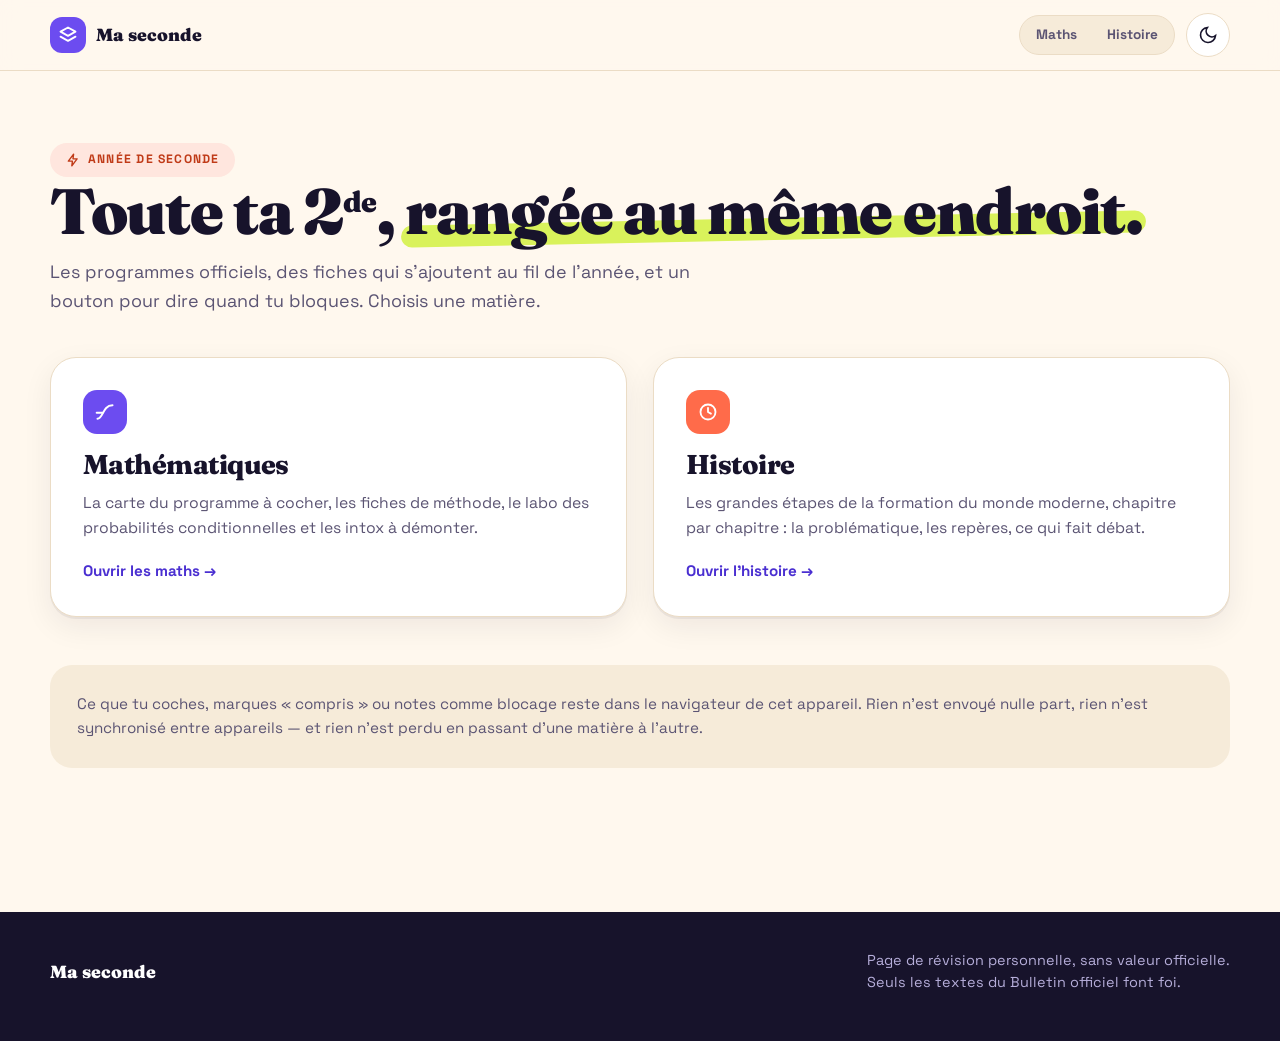
<file: index.html>
<!doctype html>
<html lang="fr">
<head>
<meta charset="utf-8">
<meta name="viewport" content="width=device-width, initial-scale=1, viewport-fit=cover">
<title>Ma seconde — cours, fiches et révisions</title>
<meta name="description" content="Les fiches de révision de seconde : mathématiques et histoire.">
<meta name="robots" content="noindex, nofollow">
<link rel="preconnect" href="https://fonts.googleapis.com">
<link rel="preconnect" href="https://fonts.gstatic.com" crossorigin>
<link rel="stylesheet" href="https://fonts.googleapis.com/css2?family=Fraunces:ital,opsz,wght@0,9..144,600;0,9..144,800;0,9..144,900;1,9..144,800&family=Space+Grotesk:wght@400;500;600;700&display=swap">
<link rel="stylesheet" href="assets/styles.css">
</head>
<body>

<div class="progress" id="progress"></div>
<header class="nav">
  <div class="wrap nav-in">
    <a class="brand" href="index.html">
      <span class="mark"><svg width="20" height="20" viewBox="0 0 24 24" fill="none" stroke="#fff" stroke-width="2.2" stroke-linecap="round" stroke-linejoin="round"><path d="M12 3 3 8l9 5 9-5-9-5z"/><path d="M3 14l9 5 9-5"/></svg></span>
      Ma seconde
    </a>
    <div style="display:flex;align-items:center;gap:.7rem">
      <div class="mat-switch">
        <a href="maths.html">Maths</a>
        <a href="histoire.html">Histoire</a>
      </div>
      <button class="theme-btn" id="theme" aria-label="Changer de thème clair ou sombre">
        <svg width="20" height="20" viewBox="0 0 24 24" fill="none" stroke="currentColor" stroke-width="2" stroke-linecap="round"><path d="M21 12.8A9 9 0 1 1 11.2 3a7 7 0 0 0 9.8 9.8z"/></svg>
      </button>
    </div>
  </div>
</header>

<main id="top">

  <section class="home wrap">
    <span class="pill">
      <svg width="14" height="14" viewBox="0 0 24 24" fill="none" stroke="currentColor" stroke-width="2.4" stroke-linejoin="round"><path d="M13 2 4 14h7l-1 8 9-12h-7z"/></svg>
      Année de seconde
    </span>
    <h1>Toute ta 2<sup style="font-size:.45em">de</sup>, <span class="hl">rangée au même endroit.</span></h1>
    <p class="lede">Les programmes officiels, des fiches qui s'ajoutent au fil de l'année, et un bouton pour dire quand tu bloques. Choisis une matière.</p>

    <div class="home-grid">
      <a class="mat-card" href="maths.html">
        <span class="mark"><svg width="20" height="20" viewBox="0 0 24 24" fill="none" stroke="#fff" stroke-width="2.4" stroke-linecap="round"><path d="M3 20c7 0 6-16 18-16"/><path d="M2 13h7"/></svg></span>
        <h3>Mathématiques</h3>
        <p>La carte du programme à cocher, les fiches de méthode, le labo des probabilités conditionnelles et les intox à démonter.</p>
        <span class="go">Ouvrir les maths →</span>
      </a>
      <a class="mat-card hist" href="histoire.html">
        <span class="mark"><svg width="20" height="20" viewBox="0 0 24 24" fill="none" stroke="#fff" stroke-width="2.2" stroke-linecap="round" stroke-linejoin="round"><circle cx="12" cy="12" r="9"/><path d="M12 7v5l3.5 2"/></svg></span>
        <h3>Histoire</h3>
        <p>Les grandes étapes de la formation du monde moderne, chapitre par chapitre : la problématique, les repères, ce qui fait débat.</p>
        <span class="go">Ouvrir l'histoire →</span>
      </a>
    </div>

    <div class="home-note">
      Ce que tu coches, marques « compris » ou notes comme blocage reste dans le navigateur
      de cet appareil. Rien n'est envoyé nulle part, rien n'est synchronisé entre appareils —
      et rien n'est perdu en passant d'une matière à l'autre.
    </div>
  </section>

</main>

<footer>
  <div class="wrap">
    <span style="font-family:Fraunces,serif;font-weight:900;color:#fff;font-size:1.1rem">Ma seconde</span>
    <span style="font-size:.9rem;line-height:1.5">Page de révision personnelle, sans valeur officielle.<br>Seuls les textes du Bulletin officiel font foi.</span>
  </div>
</footer>

<script src="assets/common.js"></script>
</body>
</html>
</file>
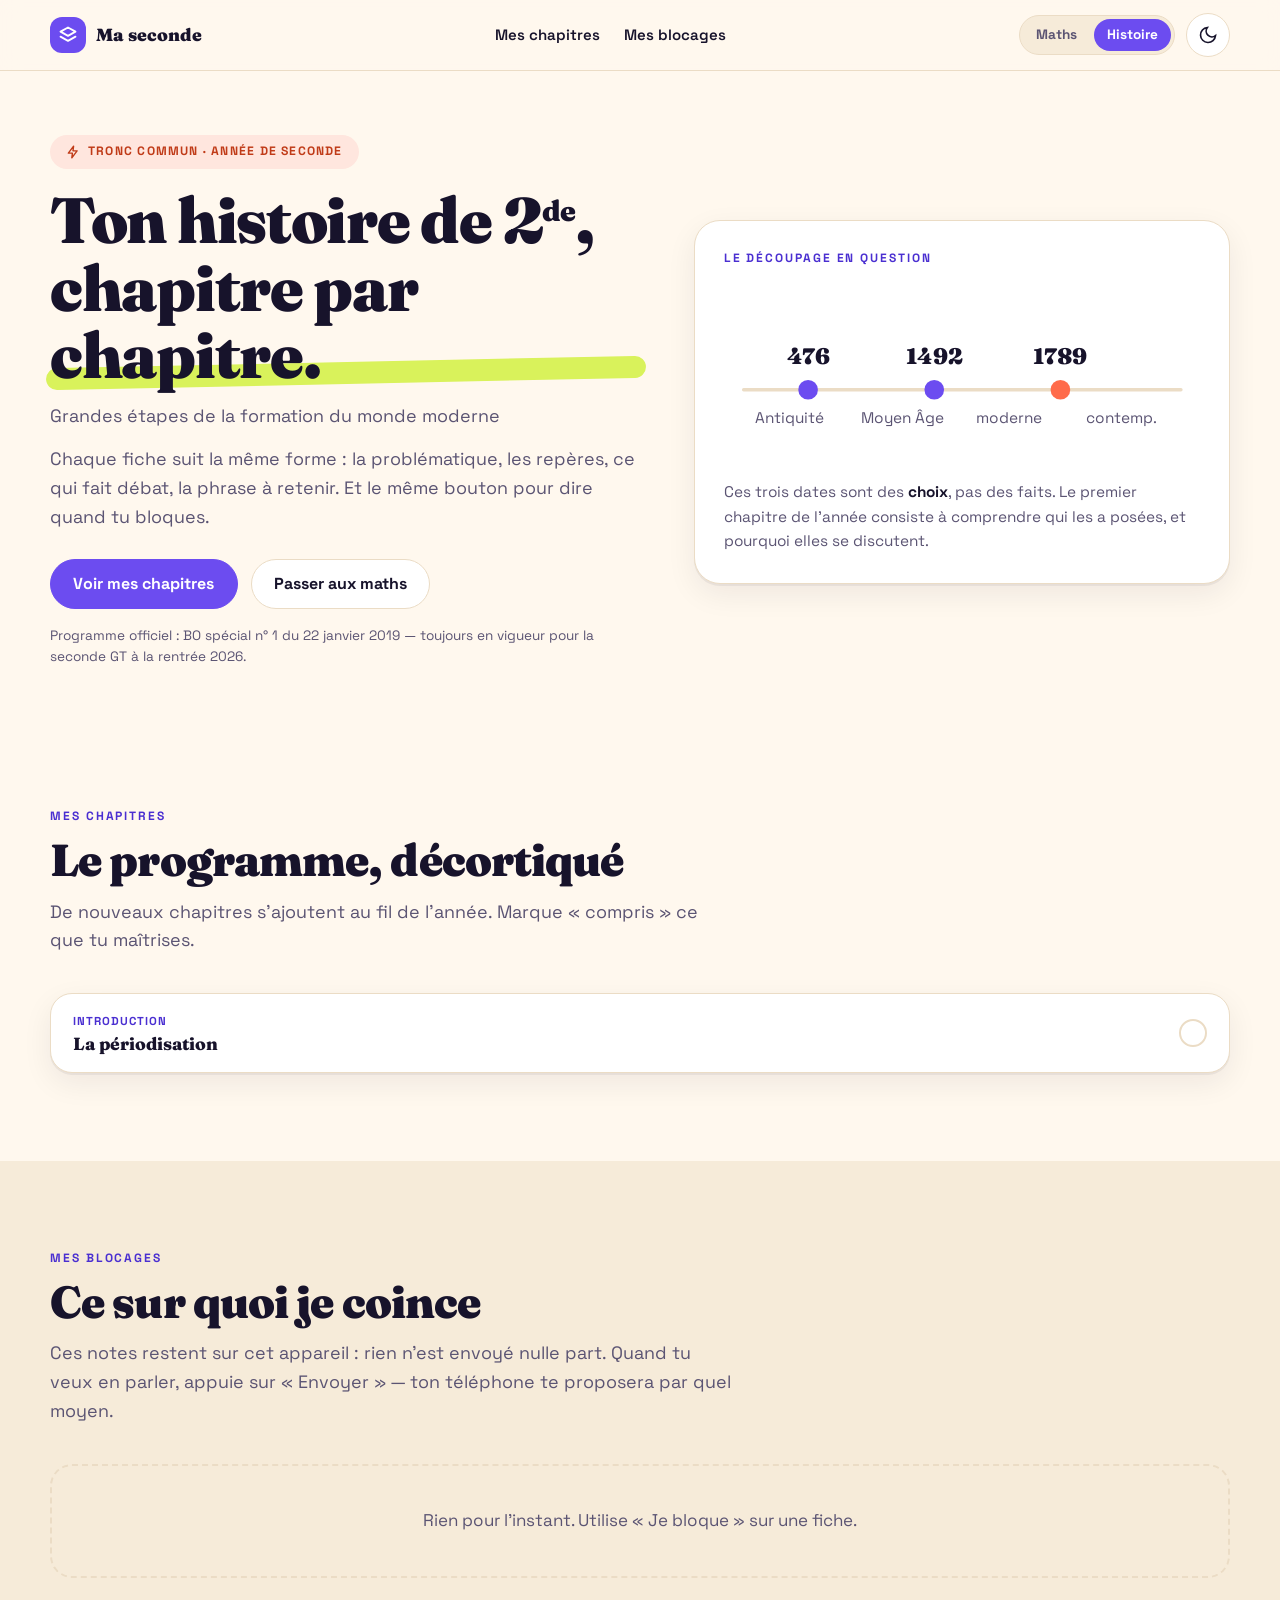
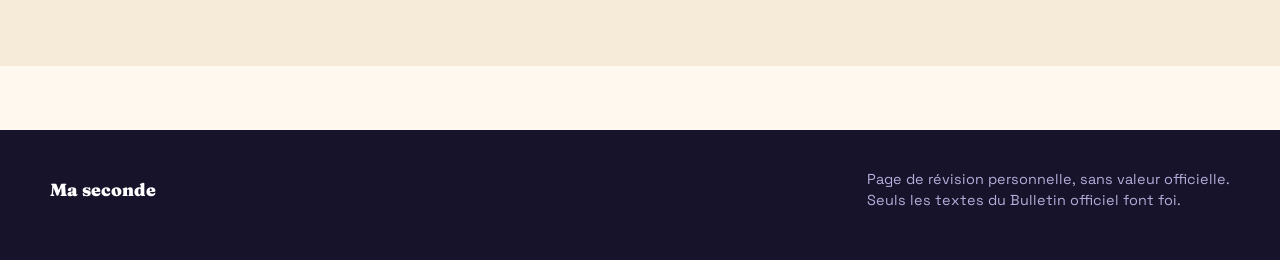
<file: histoire.html>
<!doctype html>
<html lang="fr">
<head>
<meta charset="utf-8">
<meta name="viewport" content="width=device-width, initial-scale=1, viewport-fit=cover">
<title>Histoire — Ma seconde</title>
<meta name="description" content="Le programme d'histoire de seconde et des fiches de chapitre.">
<meta name="robots" content="noindex, nofollow">
<link rel="preconnect" href="https://fonts.googleapis.com">
<link rel="preconnect" href="https://fonts.gstatic.com" crossorigin>
<link rel="stylesheet" href="https://fonts.googleapis.com/css2?family=Fraunces:ital,opsz,wght@0,9..144,600;0,9..144,800;0,9..144,900;1,9..144,800&family=Space+Grotesk:wght@400;500;600;700&display=swap">
<link rel="stylesheet" href="assets/styles.css">
</head>
<body>

<div class="progress" id="progress"></div>
<header class="nav">
  <div class="wrap nav-in">
    <a class="brand" href="index.html">
      <span class="mark"><svg width="20" height="20" viewBox="0 0 24 24" fill="none" stroke="#fff" stroke-width="2.2" stroke-linecap="round" stroke-linejoin="round"><path d="M12 3 3 8l9 5 9-5-9-5z"/><path d="M3 14l9 5 9-5"/></svg></span>
      Ma seconde
    </a>
    <nav class="nav-links">
      <a href="#chapitres">Mes chapitres</a>
      <a href="#blocages">Mes blocages</a>
    </nav>
    <div style="display:flex;align-items:center;gap:.7rem">
      <div class="mat-switch">
        <a href="maths.html">Maths</a>
        <a href="histoire.html" aria-current="page">Histoire</a>
      </div>
      <button class="theme-btn" id="theme" aria-label="Changer de thème clair ou sombre">
        <svg width="20" height="20" viewBox="0 0 24 24" fill="none" stroke="currentColor" stroke-width="2" stroke-linecap="round"><path d="M21 12.8A9 9 0 1 1 11.2 3a7 7 0 0 0 9.8 9.8z"/></svg>
      </button>
    </div>
  </div>
</header>

<main id="top">

  <section class="hero wrap">
    <div class="hero-grid">
      <div>
        <span class="pill">
          <svg width="14" height="14" viewBox="0 0 24 24" fill="none" stroke="currentColor" stroke-width="2.4" stroke-linejoin="round"><path d="M13 2 4 14h7l-1 8 9-12h-7z"/></svg>
          Tronc commun · année de seconde
        </span>
        <h1>Ton histoire de 2<sup style="font-size:.45em">de</sup>, <span class="hl">chapitre par chapitre.</span></h1>
        <p class="lede" id="intitule">Grandes étapes de la formation du monde moderne</p>
        <p class="lede">Chaque fiche suit la même forme : la problématique, les repères, ce qui fait débat, la phrase à retenir. Et le même bouton pour dire quand tu bloques.</p>
        <div class="hero-cta">
          <a class="btn btn-primary" href="#chapitres">Voir mes chapitres</a>
          <a class="btn btn-ghost" href="maths.html">Passer aux maths</a>
        </div>
        <p class="src-note" id="srcNote"></p>
      </div>
      <div class="hero-card">
        <p class="eyebrow">Le découpage en question</p>
        <svg viewBox="0 0 340 120" style="width:100%;height:auto;margin:1.1rem 0" role="img" aria-label="Frise des quatre grandes périodes">
          <line x1="14" y1="74" x2="326" y2="74" stroke="var(--line)" stroke-width="2.4" stroke-linecap="round"/>
          <circle cx="60" cy="74" r="7" fill="var(--violet)"/>
          <circle cx="150" cy="74" r="7" fill="var(--violet)"/>
          <circle cx="240" cy="74" r="7" fill="var(--coral)"/>
          <text x="60" y="56" text-anchor="middle" font-family="Fraunces,serif" font-size="16" font-weight="900" fill="var(--fg)">476</text>
          <text x="150" y="56" text-anchor="middle" font-family="Fraunces,serif" font-size="16" font-weight="900" fill="var(--fg)">1492</text>
          <text x="240" y="56" text-anchor="middle" font-family="Fraunces,serif" font-size="16" font-weight="900" fill="var(--fg)">1789</text>
          <text x="22" y="98" font-family="Space Grotesk,sans-serif" font-size="11" fill="var(--muted)">Antiquité</text>
          <text x="98" y="98" font-family="Space Grotesk,sans-serif" font-size="11" fill="var(--muted)">Moyen Âge</text>
          <text x="180" y="98" font-family="Space Grotesk,sans-serif" font-size="11" fill="var(--muted)">moderne</text>
          <text x="258" y="98" font-family="Space Grotesk,sans-serif" font-size="11" fill="var(--muted)">contemp.</text>
        </svg>
        <p style="color:var(--muted);font-size:.96rem">Ces trois dates sont des <strong style="color:var(--fg)">choix</strong>, pas des faits. Le premier chapitre de l'année consiste à comprendre qui les a posées, et pourquoi elles se discutent.</p>
      </div>
    </div>
  </section>

  <section class="sec wrap reveal" id="chapitres">
    <div class="head">
      <p class="eyebrow">Mes chapitres</p>
      <h2>Le programme, décortiqué</h2>
      <p class="lede">De nouveaux chapitres s'ajoutent au fil de l'année. Marque « compris » ce que tu maîtrises.</p>
    </div>
    <div class="fiches" id="histoireList"><div class="f-empty">Chargement…</div></div>
  </section>

  <section class="sec" id="blocages" style="background:var(--bg-2)">
    <div class="wrap reveal">
      <div class="head">
        <p class="eyebrow">Mes blocages</p>
        <h2>Ce sur quoi je coince</h2>
        <p class="lede">Ces notes restent sur cet appareil : rien n'est envoyé nulle part. Quand tu veux en parler, appuie sur « Envoyer » — ton téléphone te proposera par quel moyen.</p>
      </div>
      <div class="grid g2" id="bList"></div>
    </div>
  </section>

</main>

<footer>
  <div class="wrap">
    <span style="font-family:Fraunces,serif;font-weight:900;color:#fff;font-size:1.1rem">Ma seconde</span>
    <span style="font-size:.9rem;line-height:1.5">Page de révision personnelle, sans valeur officielle.<br>Seuls les textes du Bulletin officiel font foi.</span>
  </div>
</footer>

<script src="assets/common.js"></script>
<script src="assets/histoire.js"></script>
</body>
</html>
</file>
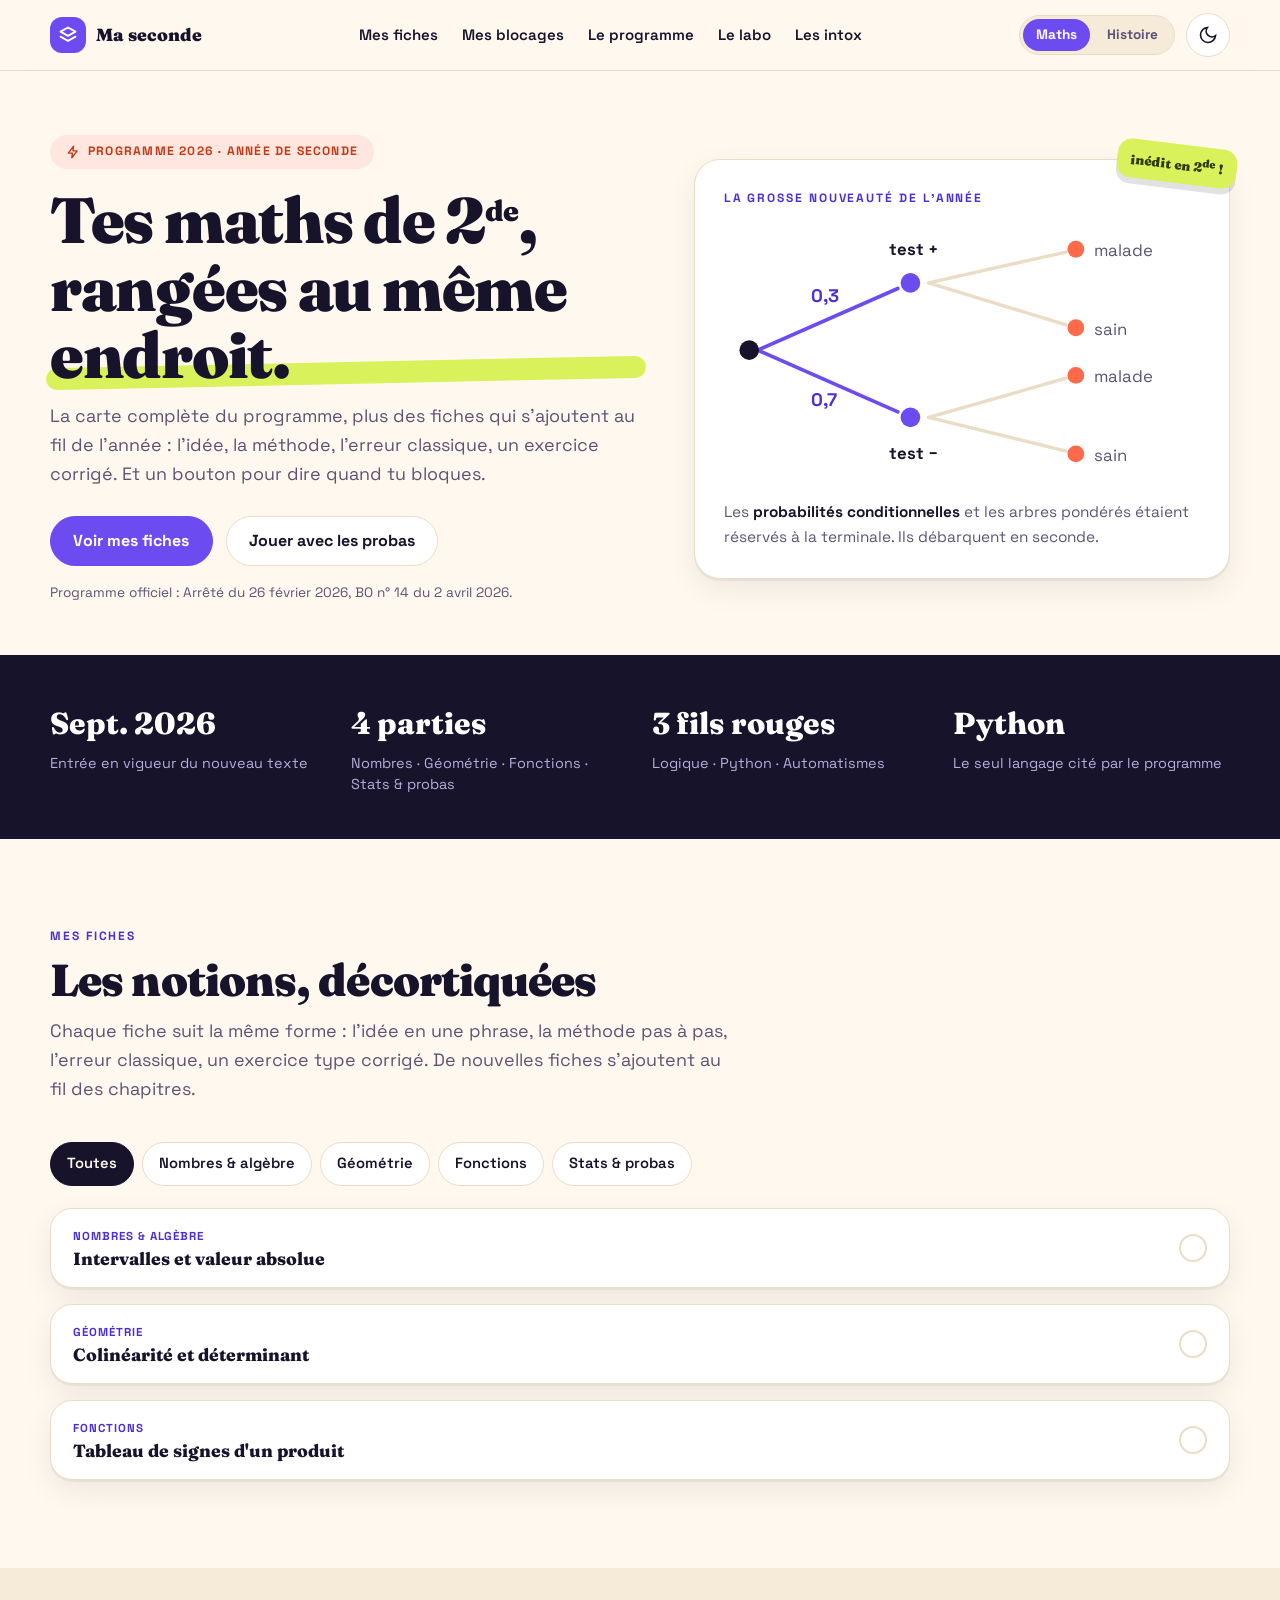
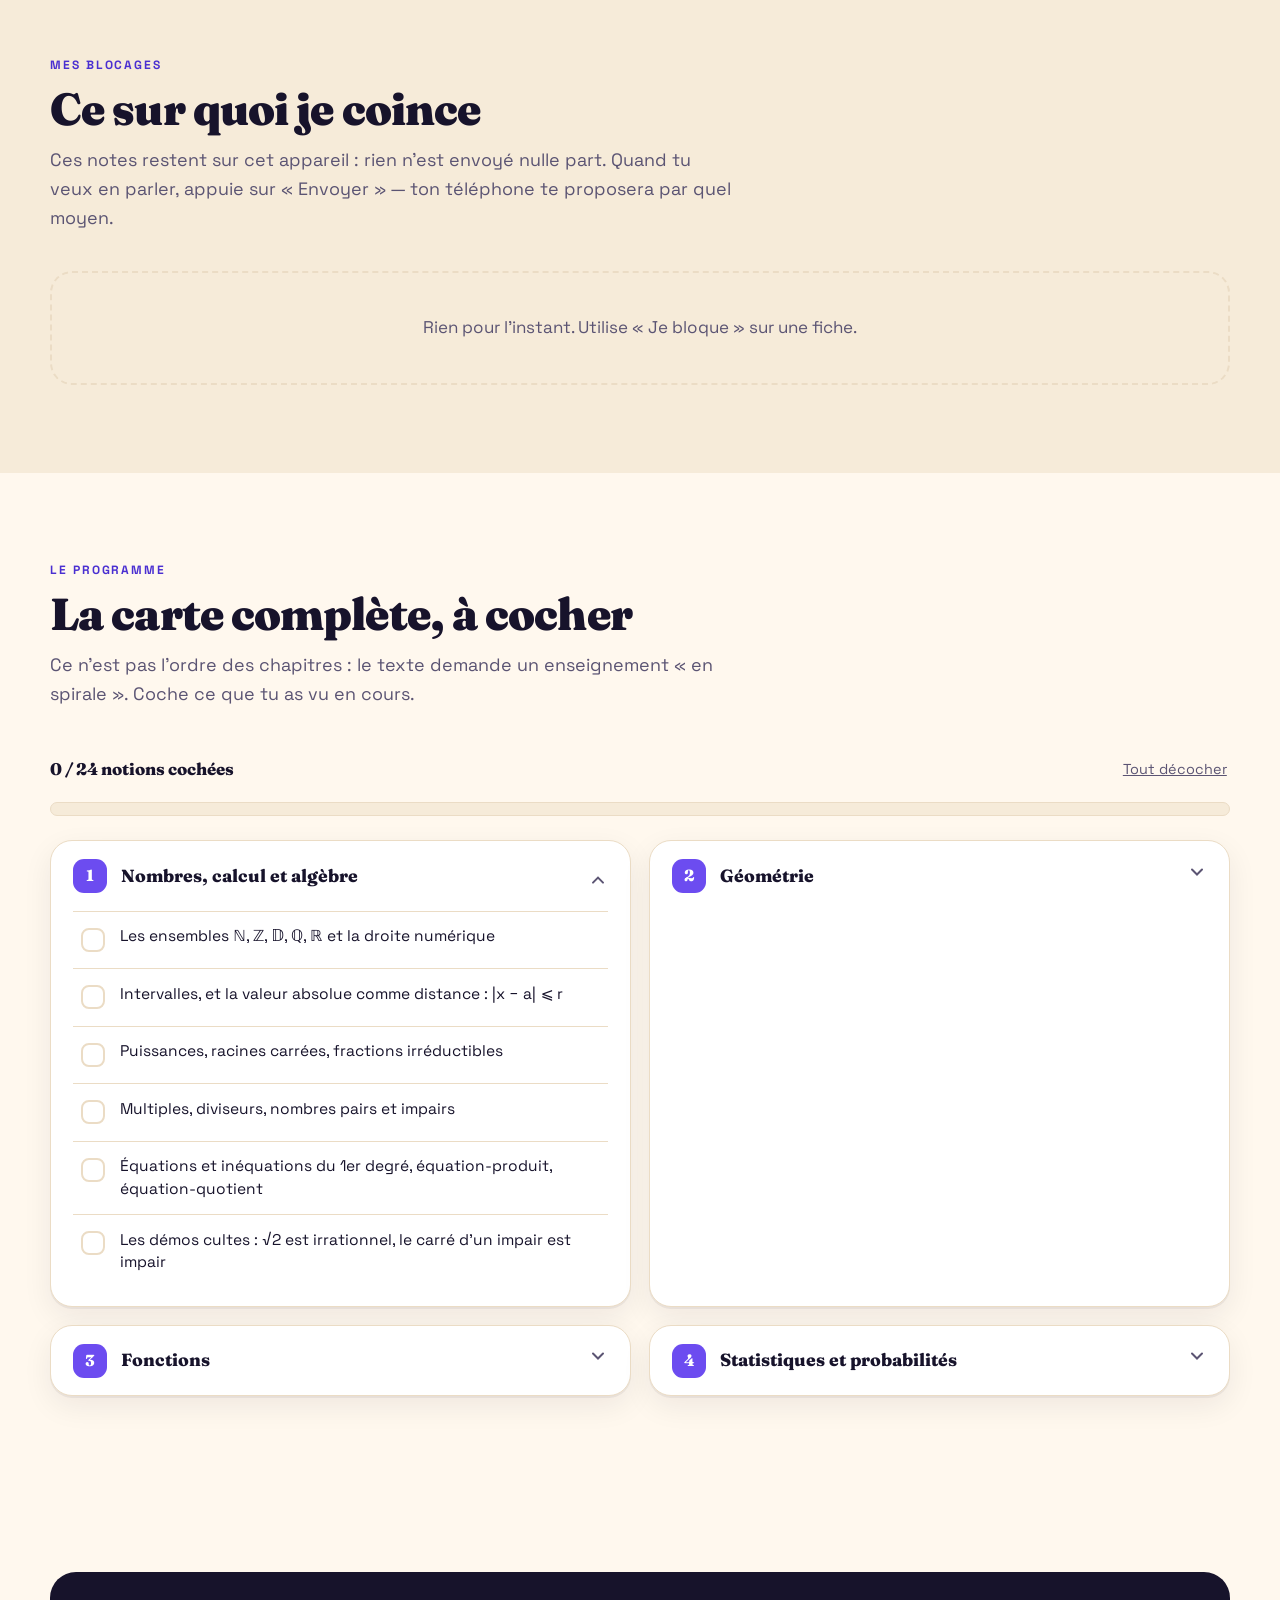
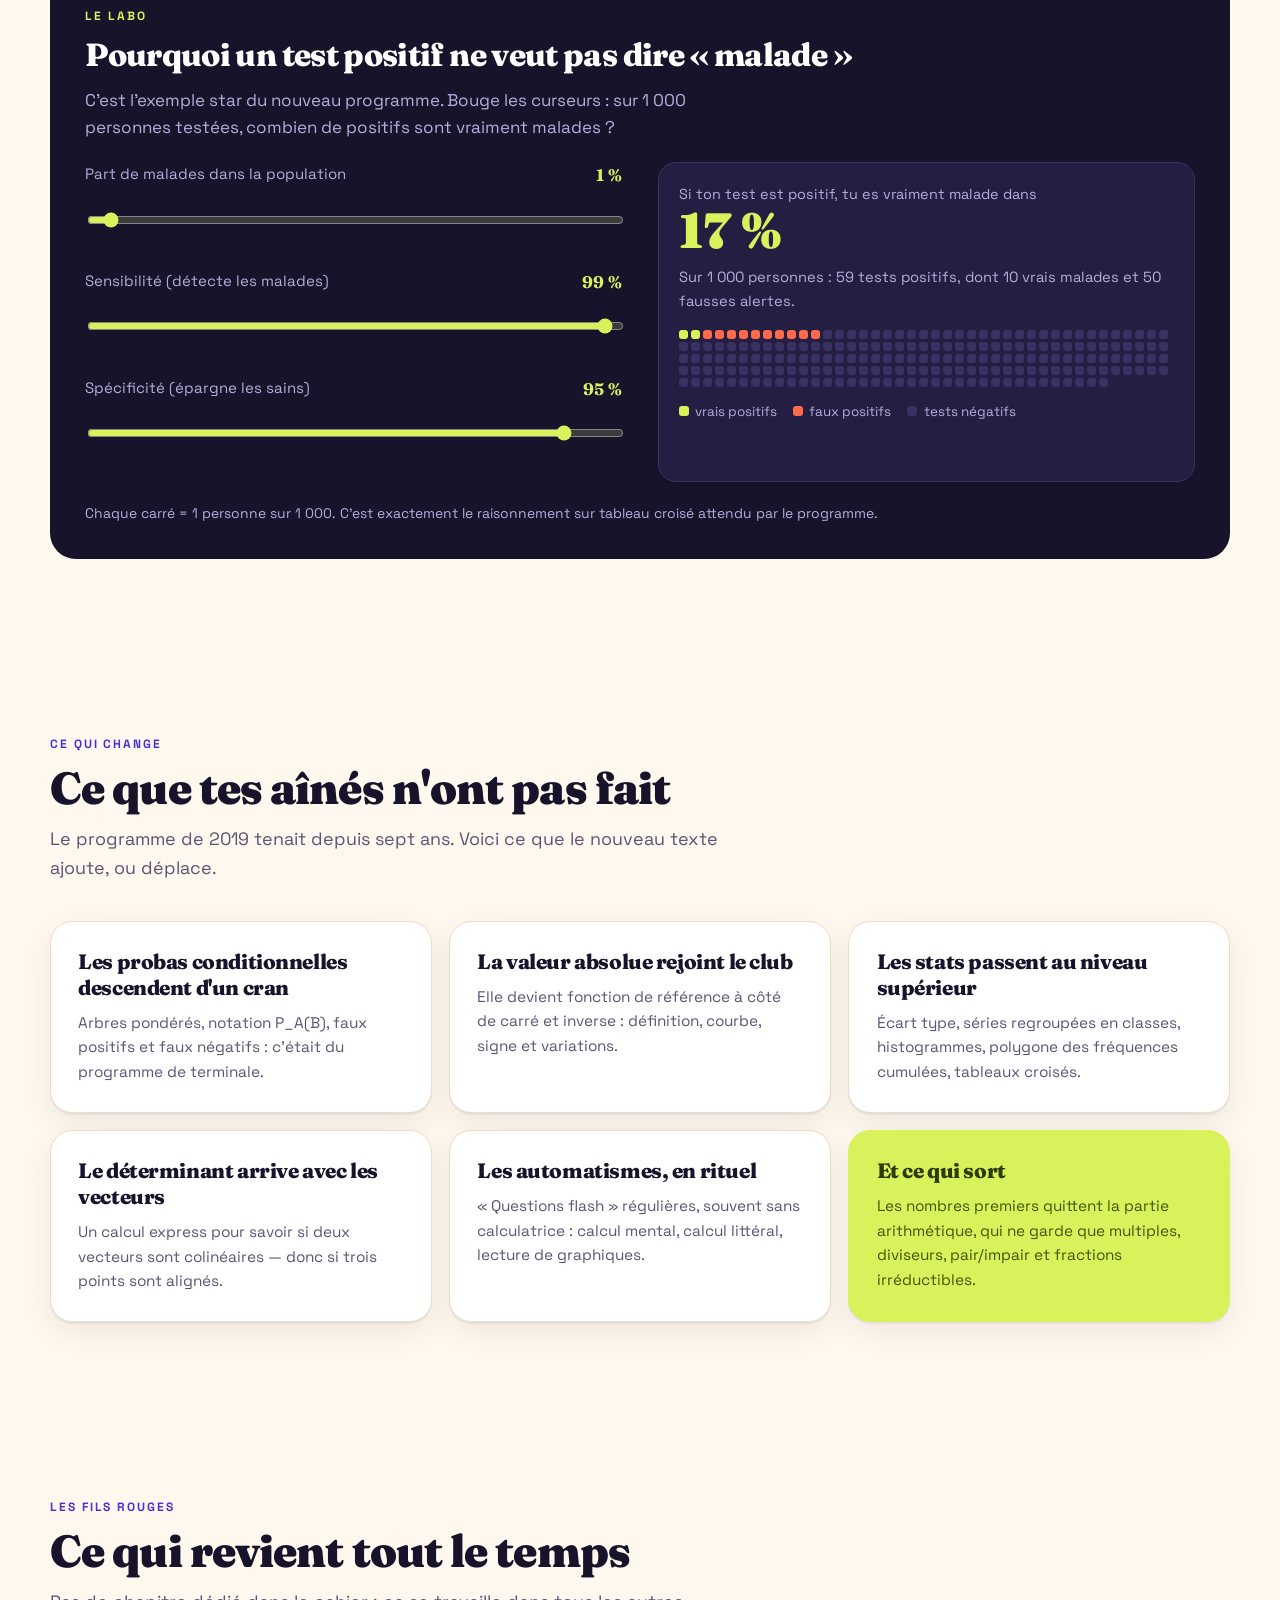
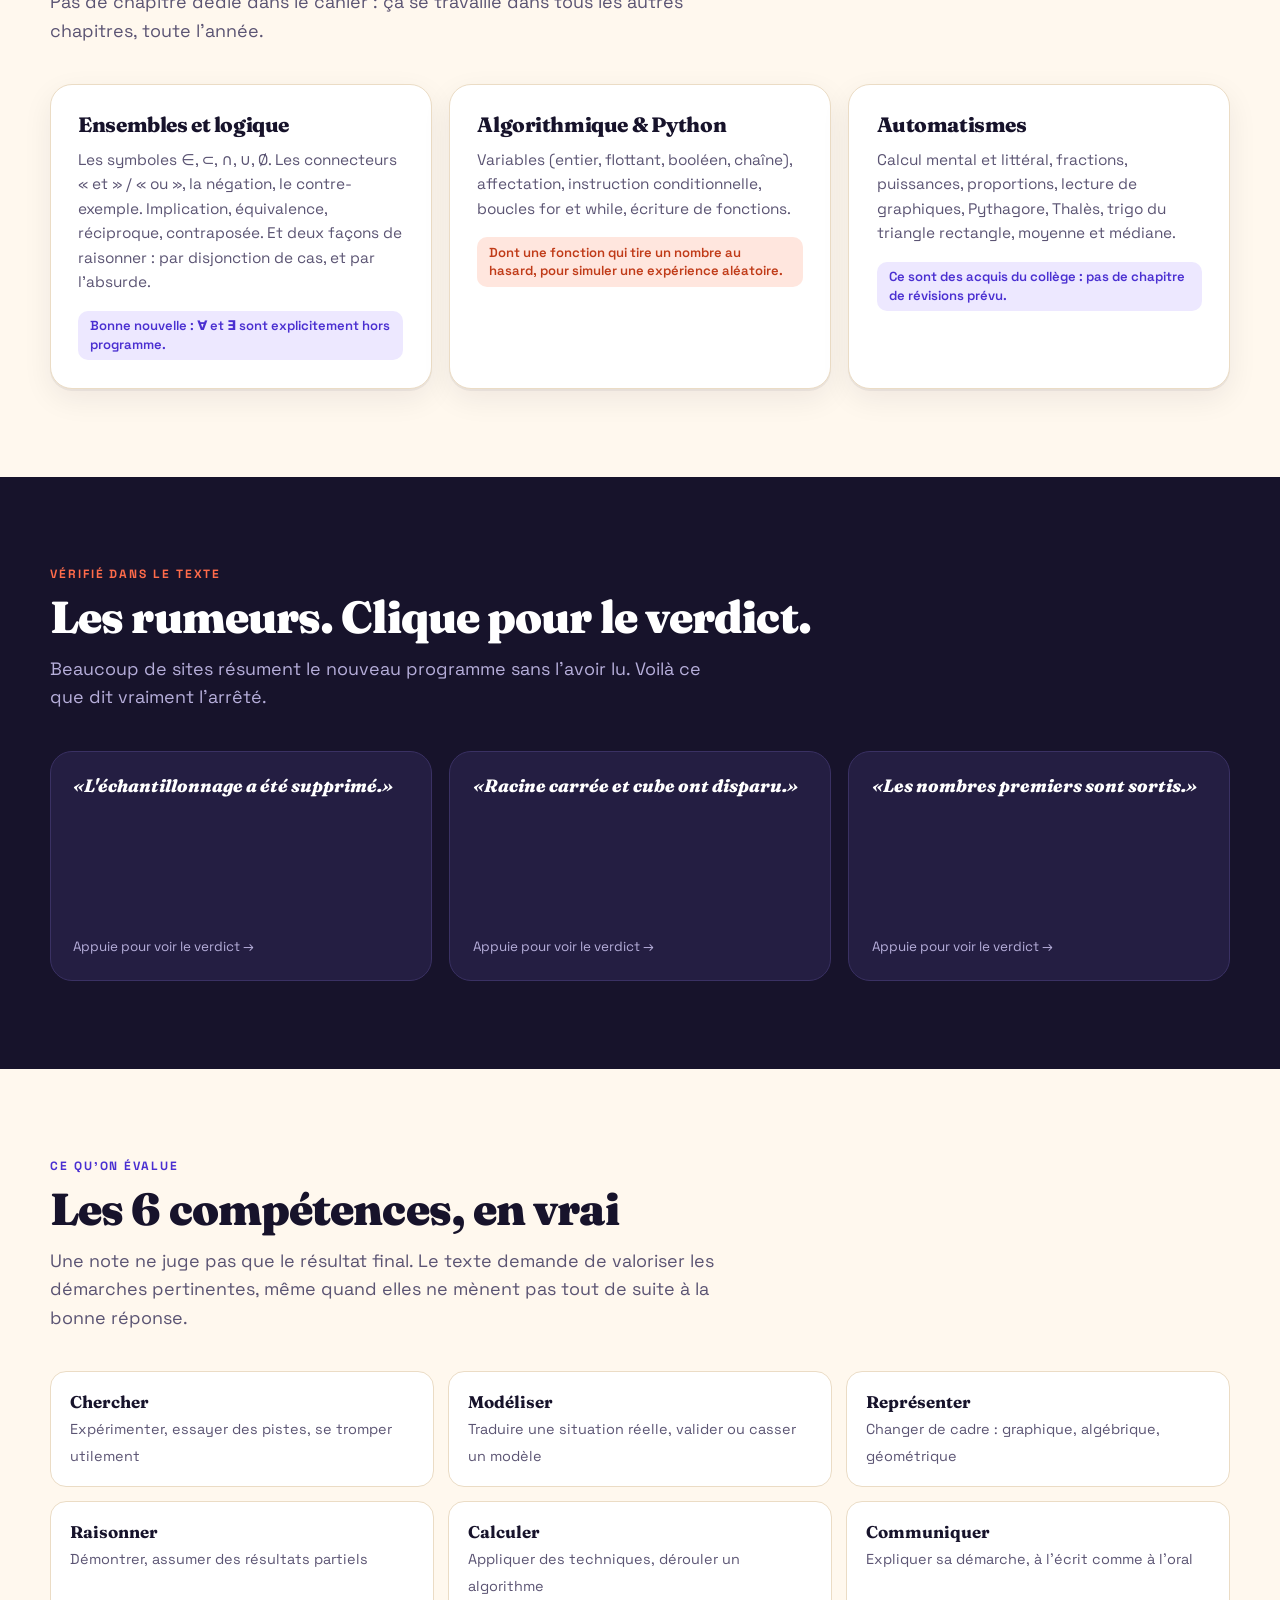
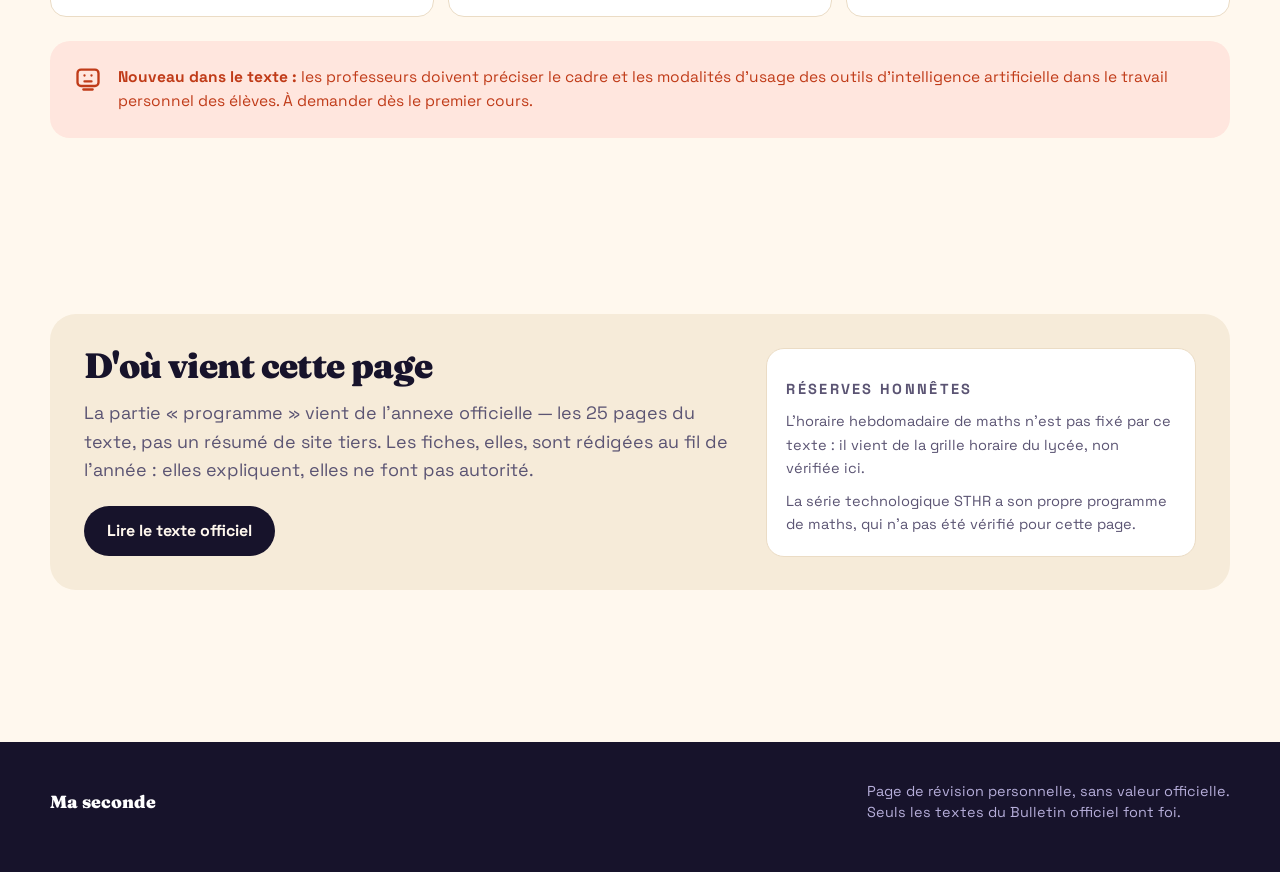
<file: maths.html>
<!doctype html>
<html lang="fr">
<head>
<meta charset="utf-8">
<meta name="viewport" content="width=device-width, initial-scale=1, viewport-fit=cover">
<title>Maths — Ma seconde</title>
<meta name="description" content="Le programme de mathématiques de seconde (2026) et des fiches de révision.">
<meta name="robots" content="noindex, nofollow">
<link rel="preconnect" href="https://fonts.googleapis.com">
<link rel="preconnect" href="https://fonts.gstatic.com" crossorigin>
<link rel="stylesheet" href="https://fonts.googleapis.com/css2?family=Fraunces:ital,opsz,wght@0,9..144,600;0,9..144,800;0,9..144,900;1,9..144,800&family=Space+Grotesk:wght@400;500;600;700&display=swap">
<link rel="stylesheet" href="assets/styles.css">
</head>
<body>

<div class="progress" id="progress"></div>
<header class="nav">
  <div class="wrap nav-in">
    <a class="brand" href="index.html">
      <span class="mark"><svg width="20" height="20" viewBox="0 0 24 24" fill="none" stroke="#fff" stroke-width="2.2" stroke-linecap="round" stroke-linejoin="round"><path d="M12 3 3 8l9 5 9-5-9-5z"/><path d="M3 14l9 5 9-5"/></svg></span>
      Ma seconde
    </a>
    <nav class="nav-links">
      <a href="#fiches">Mes fiches</a>
      <a href="#blocages">Mes blocages</a>
      <a href="#programme">Le programme</a>
      <a href="#labo">Le labo</a>
      <a href="#intox">Les intox</a>
    </nav>
    <div style="display:flex;align-items:center;gap:.7rem">
      <div class="mat-switch">
        <a href="maths.html" aria-current="page">Maths</a>
        <a href="histoire.html">Histoire</a>
      </div>
      <button class="theme-btn" id="theme" aria-label="Changer de thème clair ou sombre">
        <svg width="20" height="20" viewBox="0 0 24 24" fill="none" stroke="currentColor" stroke-width="2" stroke-linecap="round"><path d="M21 12.8A9 9 0 1 1 11.2 3a7 7 0 0 0 9.8 9.8z"/></svg>
      </button>
    </div>
  </div>
</header>

<main id="top">

  <section class="hero wrap">
    <div class="hero-grid">
      <div>
        <span class="pill">
          <svg width="14" height="14" viewBox="0 0 24 24" fill="none" stroke="currentColor" stroke-width="2.4" stroke-linejoin="round"><path d="M13 2 4 14h7l-1 8 9-12h-7z"/></svg>
          Programme 2026 · année de seconde
        </span>
        <h1>Tes maths de 2<sup style="font-size:.45em">de</sup>, <span class="hl">rangées au même endroit.</span></h1>
        <p class="lede">La carte complète du programme, plus des fiches qui s'ajoutent au fil de l'année : l'idée, la méthode, l'erreur classique, un exercice corrigé. Et un bouton pour dire quand tu bloques.</p>
        <div class="hero-cta">
          <a class="btn btn-primary" href="#fiches">Voir mes fiches</a>
          <a class="btn btn-ghost" href="#labo">Jouer avec les probas</a>
        </div>
        <p class="src-note" id="srcNote"></p>
      </div>
      <div class="hero-card">
        <span class="sticker">inédit en 2<sup>de</sup> !</span>
        <p class="eyebrow">La grosse nouveauté de l'année</p>
        <svg viewBox="0 0 340 180" style="width:100%;height:auto;margin:1rem 0" role="img" aria-label="Arbre de probabilité à deux niveaux">
          <line x1="24" y1="90" x2="124" y2="46" stroke="var(--violet)" stroke-width="2.6" stroke-linecap="round"/>
          <line x1="24" y1="90" x2="124" y2="134" stroke="var(--violet)" stroke-width="2.6" stroke-linecap="round"/>
          <line x1="146" y1="42" x2="244" y2="20" stroke="var(--line)" stroke-width="2.4" stroke-linecap="round"/>
          <line x1="146" y1="42" x2="244" y2="72" stroke="var(--line)" stroke-width="2.4" stroke-linecap="round"/>
          <line x1="146" y1="138" x2="244" y2="110" stroke="var(--line)" stroke-width="2.4" stroke-linecap="round"/>
          <line x1="146" y1="138" x2="244" y2="162" stroke="var(--line)" stroke-width="2.4" stroke-linecap="round"/>
          <circle cx="18" cy="90" r="7" fill="var(--fg)"/>
          <circle cx="133" cy="42" r="7" fill="var(--violet)"/>
          <circle cx="133" cy="138" r="7" fill="var(--violet)"/>
          <circle cx="251" cy="18" r="6" fill="var(--coral)"/><circle cx="251" cy="74" r="6" fill="var(--coral)"/>
          <circle cx="251" cy="108" r="6" fill="var(--coral)"/><circle cx="251" cy="164" r="6" fill="var(--coral)"/>
          <text x="62" y="56" font-family="Space Grotesk,sans-serif" font-size="13" font-weight="700" fill="var(--violet-ink)">0,3</text>
          <text x="62" y="130" font-family="Space Grotesk,sans-serif" font-size="13" font-weight="700" fill="var(--violet-ink)">0,7</text>
          <text x="264" y="23" font-family="Space Grotesk,sans-serif" font-size="12" fill="var(--muted)">malade</text>
          <text x="264" y="79" font-family="Space Grotesk,sans-serif" font-size="12" fill="var(--muted)">sain</text>
          <text x="264" y="113" font-family="Space Grotesk,sans-serif" font-size="12" fill="var(--muted)">malade</text>
          <text x="264" y="169" font-family="Space Grotesk,sans-serif" font-size="12" fill="var(--muted)">sain</text>
          <text x="118" y="22" font-family="Space Grotesk,sans-serif" font-size="12" font-weight="700" fill="var(--fg)">test +</text>
          <text x="118" y="168" font-family="Space Grotesk,sans-serif" font-size="12" font-weight="700" fill="var(--fg)">test −</text>
        </svg>
        <p style="color:var(--muted);font-size:.96rem">Les <strong style="color:var(--fg)">probabilités conditionnelles</strong> et les arbres pondérés étaient réservés à la terminale. Ils débarquent en seconde.</p>
      </div>
    </div>
  </section>

  <section class="stats">
    <div class="wrap">
      <div class="stat"><b>Sept. 2026</b><span>Entrée en vigueur du nouveau texte</span></div>
      <div class="stat"><b>4 parties</b><span>Nombres · Géométrie · Fonctions · Stats &amp; probas</span></div>
      <div class="stat"><b>3 fils rouges</b><span>Logique · Python · Automatismes</span></div>
      <div class="stat"><b>Python</b><span>Le seul langage cité par le programme</span></div>
    </div>
  </section>

  <section class="sec wrap reveal" id="fiches">
    <div class="head">
      <p class="eyebrow">Mes fiches</p>
      <h2>Les notions, décortiquées</h2>
      <p class="lede">Chaque fiche suit la même forme : l'idée en une phrase, la méthode pas à pas, l'erreur classique, un exercice type corrigé. De nouvelles fiches s'ajoutent au fil des chapitres.</p>
    </div>
    <div class="filters" id="filters"></div>
    <div class="fiches" id="fichesList"><div class="f-empty">Chargement…</div></div>
  </section>

  <section class="sec" id="blocages" style="background:var(--bg-2)">
    <div class="wrap reveal">
      <div class="head">
        <p class="eyebrow">Mes blocages</p>
        <h2>Ce sur quoi je coince</h2>
        <p class="lede">Ces notes restent sur cet appareil : rien n'est envoyé nulle part. Quand tu veux en parler, appuie sur « Envoyer » — ton téléphone te proposera par quel moyen.</p>
      </div>
      <div class="grid g2" id="bList"></div>
    </div>
  </section>

  <section class="sec wrap reveal" id="programme">
    <div class="head">
      <p class="eyebrow">Le programme</p>
      <h2>La carte complète, à cocher</h2>
      <p class="lede">Ce n'est pas l'ordre des chapitres : le texte demande un enseignement « en spirale ». Coche ce que tu as vu en cours.</p>
    </div>
    <div style="margin-bottom:1.5rem">
      <div class="prog-row">
        <span class="prog-count" id="progText">…</span>
        <button class="reset" id="reset" type="button">Tout décocher</button>
      </div>
      <div class="prog-bar"><div class="prog-fill" id="progFill"></div></div>
    </div>
    <div class="grid g2" id="partsList"></div>
  </section>

  <section class="sec wrap reveal" id="labo">
    <div class="calc">
      <p class="eyebrow" style="color:var(--lime)">Le labo</p>
      <h3 style="font-size:clamp(1.4rem,4.5vw,2rem);margin-top:.5rem">Pourquoi un test positif ne veut pas dire « malade »</h3>
      <p style="color:var(--dark-muted);margin-top:.8rem;max-width:60ch">C'est l'exemple star du nouveau programme. Bouge les curseurs : sur 1 000 personnes testées, combien de positifs sont vraiment malades ?</p>
      <div class="calc-grid">
        <div>
          <div class="slider-row"><label for="prev">Part de malades dans la population <b id="prevV">1 %</b></label><input type="range" id="prev" min="1" max="300" value="10"></div>
          <div class="slider-row"><label for="sens">Sensibilité (détecte les malades) <b id="sensV">99 %</b></label><input type="range" id="sens" min="50" max="100" value="99"></div>
          <div class="slider-row"><label for="spec">Spécificité (épargne les sains) <b id="specV">95 %</b></label><input type="range" id="spec" min="50" max="100" value="95"></div>
        </div>
        <div class="result">
          <p style="color:var(--dark-muted);font-size:.9rem">Si ton test est positif, tu es vraiment malade dans</p>
          <div class="big" id="ppv">17 %</div>
          <p id="detail" style="color:var(--dark-muted);font-size:.92rem;margin-top:.7rem"></p>
          <div class="dots" id="dots" aria-hidden="true"></div>
          <div class="legend">
            <span><i style="background:#D9F25B"></i>vrais positifs</span>
            <span><i style="background:#FF6B4A"></i>faux positifs</span>
            <span><i style="background:var(--dark-line)"></i>tests négatifs</span>
          </div>
        </div>
      </div>
      <p style="color:var(--dark-muted);font-size:.87rem;margin-top:1.2rem">Chaque carré = 1 personne sur 1 000. C'est exactement le raisonnement sur tableau croisé attendu par le programme.</p>
    </div>
  </section>

  <section class="sec wrap reveal" id="change">
    <div class="head">
      <p class="eyebrow">Ce qui change</p>
      <h2>Ce que tes aînés n'ont pas fait</h2>
      <p class="lede">Le programme de 2019 tenait depuis sept ans. Voici ce que le nouveau texte ajoute, ou déplace.</p>
    </div>
    <div class="grid g3" id="changeList"></div>
  </section>

  <section class="sec wrap reveal">
    <div class="head">
      <p class="eyebrow">Les fils rouges</p>
      <h2>Ce qui revient tout le temps</h2>
      <p class="lede">Pas de chapitre dédié dans le cahier : ça se travaille dans tous les autres chapitres, toute l'année.</p>
    </div>
    <div class="grid g3" id="filsList"></div>
  </section>

  <section class="sec" id="intox" style="background:var(--dark)">
    <div class="wrap reveal">
      <div class="head">
        <p class="eyebrow" style="color:var(--coral)">Vérifié dans le texte</p>
        <h2 style="color:#fff">Les rumeurs. Clique pour le verdict.</h2>
        <p class="lede" style="color:var(--dark-muted)">Beaucoup de sites résument le nouveau programme sans l'avoir lu. Voilà ce que dit vraiment l'arrêté.</p>
      </div>
      <div class="grid g3" id="intoxList"></div>
    </div>
  </section>

  <section class="sec wrap reveal">
    <div class="head">
      <p class="eyebrow">Ce qu'on évalue</p>
      <h2>Les 6 compétences, en vrai</h2>
      <p class="lede">Une note ne juge pas que le résultat final. Le texte demande de valoriser les démarches pertinentes, même quand elles ne mènent pas tout de suite à la bonne réponse.</p>
    </div>
    <div class="skills" id="skillsList"></div>
    <div class="callout" style="margin-top:1.5rem">
      <svg width="28" height="28" style="flex:none" viewBox="0 0 24 24" fill="none" stroke="currentColor" stroke-width="2" stroke-linecap="round" stroke-linejoin="round"><rect x="3" y="4" width="18" height="14" rx="3"/><path d="M8 21h8M9 9h.01M15 9h.01M9 14h6"/></svg>
      <p><strong>Nouveau dans le texte :</strong> les professeurs doivent préciser le cadre et les modalités d'usage des outils d'intelligence artificielle dans le travail personnel des élèves. À demander dès le premier cours.</p>
    </div>
  </section>

  <section class="sec wrap reveal">
    <div class="source">
      <div>
        <h2 style="font-size:clamp(1.5rem,4.5vw,2.2rem)">D'où vient cette page</h2>
        <p class="lede">La partie « programme » vient de l'annexe officielle — les 25 pages du texte, pas un résumé de site tiers. Les fiches, elles, sont rédigées au fil de l'année : elles expliquent, elles ne font pas autorité.</p>
        <a class="btn btn-dark" style="margin-top:1.3rem" id="srcLink" href="#">Lire le texte officiel</a>
      </div>
      <div class="reserve">
        <p class="eyebrow" style="color:var(--muted)">Réserves honnêtes</p>
        <div id="reservesList"></div>
      </div>
    </div>
  </section>
</main>

<footer>
  <div class="wrap">
    <span style="font-family:Fraunces,serif;font-weight:900;color:#fff;font-size:1.1rem">Ma seconde</span>
    <span style="font-size:.9rem;line-height:1.5">Page de révision personnelle, sans valeur officielle.<br>Seuls les textes du Bulletin officiel font foi.</span>
  </div>
</footer>

<script src="assets/common.js"></script>
<script src="assets/maths.js"></script>
</body>
</html>
</file>
<file: assets/styles.css>
:root{
  box-sizing:border-box;
  padding-top:env(safe-area-inset-top,0px);
  padding-bottom:env(safe-area-inset-bottom,0px);
  --bg:#FFF8EE;--bg-2:#F6EBD9;--card:#FFFFFF;--fg:#17132B;--muted:#5B5473;--line:#EBDCC5;
  --violet:#6C4CF0;--violet-soft:#EDE8FF;--violet-ink:#4A2FD1;
  --coral:#FF6B4A;--coral-soft:#FFE6DE;--coral-ink:#C03B18;
  --lime:#D9F25B;--lime-ink:#44540A;
  --dark:#17132B;--dark-2:#241E42;--dark-line:#3A3163;--dark-muted:#B6AEDA;
  --shadow:0 2px 0 rgba(23,19,43,.06),0 10px 30px rgba(23,19,43,.07);
}
@media (prefers-color-scheme: dark){
  :root:not([data-theme="light"]){
    --bg:#131022;--bg-2:#191430;--card:#1F1A3B;--fg:#F7F4FF;--muted:#ABA2CE;--line:#332B58;
    --violet:#8B72FF;--violet-soft:#2A2352;--violet-ink:#BCA9FF;
    --coral:#FF8163;--coral-soft:#3A2233;--coral-ink:#FFA98F;--lime:#D9F25B;--lime-ink:#D9F25B;
    --dark:#0D0A1A;--dark-2:#1B1636;--dark-line:#342C5C;
    --shadow:0 2px 0 rgba(0,0,0,.2),0 10px 30px rgba(0,0,0,.35);
  }
}
:root[data-theme="dark"]{
  --bg:#131022;--bg-2:#191430;--card:#1F1A3B;--fg:#F7F4FF;--muted:#ABA2CE;--line:#332B58;
  --violet:#8B72FF;--violet-soft:#2A2352;--violet-ink:#BCA9FF;
  --coral:#FF8163;--coral-soft:#3A2233;--coral-ink:#FFA98F;--lime:#D9F25B;--lime-ink:#D9F25B;
  --dark:#0D0A1A;--dark-2:#1B1636;--dark-line:#342C5C;
  --shadow:0 2px 0 rgba(0,0,0,.2),0 10px 30px rgba(0,0,0,.35);
}
*,*::before,*::after{box-sizing:border-box}
html{scroll-behavior:smooth;scroll-padding-top:calc(76px + env(safe-area-inset-top,0px))}
body{margin:0;background:var(--bg);color:var(--fg);font-family:"Space Grotesk",system-ui,sans-serif;font-size:17px;line-height:1.6;-webkit-font-smoothing:antialiased}
h1,h2,h3{font-family:Fraunces,Georgia,serif;font-weight:900;line-height:1.05;letter-spacing:-.02em;margin:0}
h1{font-size:clamp(2.1rem,7.4vw,4rem)}
h2{font-size:clamp(1.7rem,5vw,2.8rem)}
h3{font-size:clamp(1.05rem,3.4vw,1.3rem);font-weight:800;line-height:1.25}
p{margin:0}
a{color:var(--violet-ink)}a:hover{color:var(--coral-ink)}
code{font-family:Fraunces,Georgia,serif;font-weight:700}
.wrap{width:min(1180px,100% - 2.2rem);margin-inline:auto}
.sec{padding:clamp(3rem,8vw,5.5rem) 0}
.eyebrow{font-size:.75rem;font-weight:700;letter-spacing:.16em;text-transform:uppercase;color:var(--violet-ink)}
.lede{color:var(--muted);font-size:clamp(1rem,2.3vw,1.12rem);max-width:62ch;margin-top:.9rem}
.head{margin-bottom:clamp(1.6rem,4vw,2.4rem)}
.head h2{margin-top:.6rem}
.progress{position:fixed;top:env(safe-area-inset-top,0px);left:0;height:4px;width:0;background:var(--coral);z-index:60}
header.nav{position:sticky;top:env(safe-area-inset-top,0px);z-index:50;background:color-mix(in srgb,var(--bg) 88%,transparent);backdrop-filter:blur(10px);border-bottom:1px solid var(--line)}
.nav-in{display:flex;align-items:center;justify-content:space-between;gap:1rem;height:70px}
.brand{display:flex;align-items:center;gap:.6rem;font-family:Fraunces,serif;font-weight:900;font-size:1.1rem;text-decoration:none;color:var(--fg)}
.mark{width:36px;height:36px;border-radius:12px;background:var(--violet);display:grid;place-items:center;flex:none}
.nav-links{display:none;gap:1.5rem}
.nav-links a{font-size:.94rem;font-weight:600;text-decoration:none;color:var(--fg)}
.nav-links a:hover{color:var(--violet-ink)}
.theme-btn{width:44px;height:44px;border-radius:999px;border:1.5px solid var(--line);background:var(--card);color:var(--fg);display:grid;place-items:center;cursor:pointer;flex:none}
@media(min-width:940px){.nav-links{display:flex}}
.btn{display:inline-flex;align-items:center;justify-content:center;gap:.5rem;min-height:50px;padding:0 1.4rem;border-radius:999px;font-family:"Space Grotesk",sans-serif;font-size:1rem;font-weight:700;text-decoration:none;cursor:pointer;border:1.5px solid transparent;transition:transform .12s ease}
.btn:active{transform:translateY(2px)}
.btn-primary{background:var(--violet);color:#fff;border-color:var(--violet)}
.btn-primary:hover{color:#fff;background:var(--violet-ink)}
.btn-ghost{background:var(--card);color:var(--fg);border-color:var(--line)}
.btn-ghost:hover{color:var(--fg);border-color:var(--violet)}
.btn-dark{background:var(--fg);color:var(--bg)}
.btn-dark:hover{color:var(--bg);opacity:.88}
.btn-sm{min-height:44px;font-size:.9rem;padding:0 1rem}
.hero{padding:clamp(2.2rem,6vw,4rem) 0 clamp(2rem,5vw,3.2rem)}
.hero-grid{display:grid;gap:clamp(1.8rem,5vw,3.2rem);align-items:center}
@media(min-width:960px){.hero-grid{grid-template-columns:1.05fr .95fr}}
.pill{display:inline-flex;align-items:center;gap:.5rem;padding:.45rem 1rem;border-radius:999px;background:var(--coral-soft);color:var(--coral-ink);font-size:.76rem;font-weight:700;letter-spacing:.1em;text-transform:uppercase}
.hero h1{margin:1.1rem 0 0}
.hl{position:relative;display:inline-block}
.hl::after{content:"";position:absolute;left:-.06em;right:-.06em;bottom:.06em;height:.34em;background:var(--lime);z-index:-1;border-radius:.2em;transform:rotate(-1.2deg)}
.hero-cta{display:flex;flex-wrap:wrap;gap:.8rem;margin-top:1.7rem}
.src-note{margin-top:1rem;font-size:.85rem;color:var(--muted)}
.sticker{position:absolute;top:-16px;right:-8px;z-index:2;background:var(--lime);color:#2E3A00;font-family:Fraunces,serif;font-weight:900;font-size:.82rem;padding:.5rem .85rem;border-radius:14px;transform:rotate(7deg);box-shadow:0 6px 0 rgba(23,19,43,.12)}
.hero-card{position:relative;background:var(--card);border:1.5px solid var(--line);border-radius:26px;padding:clamp(1.2rem,4vw,1.8rem);box-shadow:var(--shadow)}
.stats{background:var(--dark)}
.stats .wrap{display:grid;gap:1.5rem;padding:clamp(2rem,5vw,2.8rem) 0;grid-template-columns:repeat(2,1fr)}
@media(min-width:800px){.stats .wrap{grid-template-columns:repeat(4,1fr)}}
.stat b{display:block;font-family:Fraunces,serif;font-size:clamp(1.4rem,4.2vw,1.9rem);font-weight:800;color:#fff}
.stat span{display:block;margin-top:.3rem;font-size:.9rem;line-height:1.45;color:var(--dark-muted)}
.grid{display:grid;gap:1.1rem}
.g3{grid-template-columns:1fr}
@media(min-width:680px){.g3{grid-template-columns:repeat(2,1fr)}}
@media(min-width:1000px){.g3{grid-template-columns:repeat(3,1fr)}}
.g2{grid-template-columns:1fr}
@media(min-width:800px){.g2{grid-template-columns:repeat(2,1fr)}}
.card{background:var(--card);border:1.5px solid var(--line);border-radius:22px;padding:clamp(1.2rem,3.4vw,1.7rem);box-shadow:var(--shadow)}
.card p{color:var(--muted);font-size:.96rem;margin-top:.6rem}
.card.lime{background:var(--lime);border-color:var(--lime)}
.card.lime h3{color:#2E3A00}.card.lime p{color:#44540A}
.tag{display:inline-block;margin-top:1rem;padding:.4rem .75rem;border-radius:10px;background:var(--violet-soft);color:var(--violet-ink);font-size:.82rem;font-weight:600;line-height:1.4}
.tag.corail{background:var(--coral-soft);color:var(--coral-ink)}
.filters{display:flex;flex-wrap:wrap;gap:.5rem;margin-bottom:1.4rem}
.filt{min-height:44px;padding:0 1rem;border-radius:999px;border:1.5px solid var(--line);background:var(--card);color:var(--fg);font:inherit;font-size:.92rem;font-weight:600;cursor:pointer}
.filt[aria-pressed="true"]{background:var(--fg);color:var(--bg);border-color:var(--fg)}
.fiches{display:grid;gap:1rem}
.fiche{background:var(--card);border:1.5px solid var(--line);border-radius:22px;box-shadow:var(--shadow);overflow:hidden}
.fiche>summary{list-style:none;cursor:pointer;display:flex;align-items:center;gap:.8rem;padding:1.1rem clamp(1rem,3vw,1.4rem);min-height:64px}
.fiche>summary::-webkit-details-marker{display:none}
.f-title{font-family:Fraunces,serif;font-weight:800;font-size:1.1rem;line-height:1.25}
.f-part{font-size:.72rem;font-weight:700;letter-spacing:.08em;text-transform:uppercase;color:var(--violet-ink);display:block;margin-bottom:.15rem}
.f-done{margin-left:auto;flex:none;width:28px;height:28px;border-radius:999px;border:2px solid var(--line);display:grid;place-items:center;color:transparent}
.fiche.done .f-done{background:var(--lime);border-color:var(--lime);color:#33400A}
.f-body{padding:0 clamp(1rem,3vw,1.4rem) 1.3rem;border-top:1px solid var(--line)}
.f-block{margin-top:1.2rem}
.f-lab{font-size:.74rem;font-weight:700;letter-spacing:.14em;text-transform:uppercase;color:var(--muted);margin-bottom:.4rem}
.f-idee{font-size:1.05rem;line-height:1.55}
.f-body ol{margin:0;padding-left:1.2rem}
.f-body ol li{margin-bottom:.4rem}
.f-err{background:var(--coral-soft);color:var(--coral-ink);border-radius:14px;padding:.9rem 1.1rem;font-size:.97rem}
.f-ex{background:var(--bg-2);border-radius:14px;padding:1rem 1.1rem}
.f-cor{margin-top:.8rem;padding-top:.8rem;border-top:1px dashed var(--line);font-size:.97rem}
.f-actions{display:flex;flex-wrap:wrap;gap:.6rem;margin-top:1.3rem}
.f-empty{text-align:center;padding:2.6rem 1.2rem;border:2px dashed var(--line);border-radius:22px;color:var(--muted)}
.ask{margin-top:1rem;display:none}
.ask.open{display:block}
.ask textarea{width:100%;min-height:90px;border-radius:14px;border:1.5px solid var(--line);background:var(--bg);color:var(--fg);font:inherit;font-size:.97rem;padding:.8rem 1rem;resize:vertical}
.ask textarea:focus-visible{outline:3px solid var(--violet);outline-offset:1px}
.ask-note{font-size:.82rem;color:var(--muted);margin-top:.5rem}
.q-item{background:var(--card);border:1.5px solid var(--line);border-radius:18px;padding:1.1rem 1.2rem}
.q-meta{font-size:.78rem;color:var(--muted);margin-bottom:.4rem}
.q-txt{font-size:1rem;line-height:1.5}
.q-act{display:flex;flex-wrap:wrap;gap:.5rem;margin-top:.9rem}
.prog-bar{height:14px;border-radius:999px;background:var(--bg-2);border:1.5px solid var(--line);overflow:hidden}
.prog-fill{height:100%;width:0;background:var(--lime);transition:width .35s ease}
.prog-row{display:flex;flex-wrap:wrap;align-items:center;justify-content:space-between;gap:.8rem;margin-bottom:.7rem}
.prog-count{font-family:Fraunces,serif;font-weight:800;font-size:1.05rem}
.reset{background:none;border:none;padding:.5rem .2rem;min-height:44px;color:var(--muted);font:inherit;font-size:.9rem;text-decoration:underline;cursor:pointer}
.part{background:var(--card);border:1.5px solid var(--line);border-radius:22px;overflow:hidden;box-shadow:var(--shadow)}
.part>summary{list-style:none;cursor:pointer;display:flex;align-items:center;gap:.85rem;padding:1.1rem clamp(1rem,3vw,1.4rem);min-height:64px;font-family:Fraunces,serif;font-weight:800;font-size:1.1rem}
.part>summary::-webkit-details-marker{display:none}
.num{width:34px;height:34px;flex:none;border-radius:11px;background:var(--violet);color:#fff;display:grid;place-items:center;font-family:Fraunces,serif;font-size:1rem}
.caret{margin-left:auto;transition:transform .2s ease;color:var(--muted);flex:none}
details[open]>summary .caret{transform:rotate(180deg)}
.part ul{list-style:none;margin:0;padding:0 clamp(1rem,3vw,1.4rem) 1.2rem}
.part li{border-top:1px solid var(--line)}
.part label{display:flex;gap:.8rem;align-items:flex-start;padding:.85rem .2rem;min-height:44px;cursor:pointer;font-size:.97rem;line-height:1.45}
.part input{appearance:none;-webkit-appearance:none;flex:none;margin-top:.15rem;width:24px;height:24px;border-radius:8px;border:2px solid var(--line);background:var(--card);cursor:pointer}
.part input:checked{background:var(--lime);border-color:var(--lime)}
.part input:checked+span{color:var(--muted);text-decoration:line-through}
.part input:focus-visible{outline:3px solid var(--violet);outline-offset:2px}
.calc{background:var(--dark);color:#fff;border-radius:26px;padding:clamp(1.3rem,4vw,2.2rem)}
.calc h3{color:#fff}
.calc-grid{display:grid;gap:1.5rem;margin-top:1.3rem}
@media(min-width:840px){.calc-grid{grid-template-columns:1fr 1fr;gap:2.3rem}}
.slider-row{margin-bottom:1.2rem}
.slider-row label{display:flex;justify-content:space-between;gap:1rem;font-size:.94rem;color:var(--dark-muted);margin-bottom:.4rem}
.slider-row b{color:var(--lime);font-family:Fraunces,serif;font-size:1.05rem}
input[type=range]{width:100%;height:44px;accent-color:#D9F25B;background:transparent;cursor:pointer}
.result{background:var(--dark-2);border:1.5px solid var(--dark-line);border-radius:18px;padding:1.2rem}
.result .big{font-family:Fraunces,serif;font-size:clamp(2.2rem,8.5vw,3.1rem);font-weight:900;color:var(--lime);line-height:1}
.dots{display:flex;flex-wrap:wrap;gap:3px;margin-top:1rem}
.dot{width:9px;height:9px;border-radius:3px;background:var(--dark-line)}
.dot.pos{background:#FF6B4A}.dot.tp{background:#D9F25B}
.legend{display:flex;flex-wrap:wrap;gap:1rem;margin-top:.9rem;font-size:.84rem;color:var(--dark-muted)}
.legend i{width:10px;height:10px;border-radius:3px;display:inline-block;margin-right:.4rem}
.flip{background:none;border:none;padding:0;font:inherit;text-align:left;cursor:pointer;perspective:1200px;min-height:230px}
.flip-in{position:relative;height:100%;min-height:230px;transition:transform .55s cubic-bezier(.3,1.3,.5,1);transform-style:preserve-3d}
.flip[aria-expanded="true"] .flip-in{transform:rotateY(180deg)}
.face{position:absolute;inset:0;backface-visibility:hidden;border-radius:22px;padding:1.4rem;display:flex;flex-direction:column;justify-content:space-between;border:1.5px solid var(--dark-line);background:var(--dark-2)}
.face.back{transform:rotateY(180deg)}
.face q{font-family:Fraunces,serif;font-size:1.12rem;font-weight:800;color:#fff;font-style:italic;line-height:1.3}
.face p{color:var(--dark-muted);font-size:.94rem}
.verdict{align-self:flex-start;padding:.35rem .8rem;border-radius:999px;font-size:.74rem;font-weight:800;letter-spacing:.1em}
.v-faux{background:#FF6B4A;color:#2B0A02}.v-vrai{background:#D9F25B;color:#33400A}
.hint{color:var(--dark-muted);font-size:.84rem}
.skills{display:grid;gap:.9rem;grid-template-columns:1fr}
@media(min-width:620px){.skills{grid-template-columns:repeat(2,1fr)}}
@media(min-width:960px){.skills{grid-template-columns:repeat(3,1fr)}}
.skill{background:var(--card);border:1.5px solid var(--line);border-radius:16px;padding:1rem 1.2rem}
.skill b{font-family:Fraunces,serif;font-size:1.06rem;display:block}
.skill span{font-size:.9rem;color:var(--muted)}
.callout{display:flex;gap:1rem;align-items:flex-start;background:var(--coral-soft);border-radius:20px;padding:clamp(1.1rem,3vw,1.5rem);color:var(--coral-ink)}
.callout p{color:var(--coral-ink);font-size:.97rem}
.source{background:var(--bg-2);border-radius:26px;padding:clamp(1.3rem,4vw,2.1rem);display:grid;gap:1.5rem}
@media(min-width:880px){.source{grid-template-columns:1.2fr .8fr;gap:2.3rem}}
.reserve{background:var(--card);border:1.5px solid var(--line);border-radius:18px;padding:1.2rem}
.reserve p{font-size:.91rem;color:var(--muted);margin-top:.6rem}
footer{background:var(--dark);color:var(--dark-muted);padding:2.4rem 0 3rem;margin-top:clamp(2rem,6vw,4rem)}
footer .wrap{display:flex;flex-wrap:wrap;gap:1.2rem;justify-content:space-between;align-items:center}
.reveal{opacity:0;transform:translateY(18px)}
.reveal.in{opacity:1;transform:none;transition:opacity .6s ease,transform .6s ease}
.err-box{background:var(--coral-soft);color:var(--coral-ink);border-radius:18px;padding:1.2rem 1.4rem;font-size:.95rem}
/* ---------- histoire ---------- */
.h-meta{display:flex;flex-wrap:wrap;gap:.5rem;margin-bottom:.9rem}
.h-duree{display:inline-block;background:var(--lime);color:#2E3A00;border-radius:999px;padding:.2rem .7rem;font-size:.72rem;font-weight:700;letter-spacing:.06em;text-transform:uppercase}
.h-pb{background:var(--violet-soft);color:var(--violet-ink);border-radius:18px;padding:1rem 1.2rem;font-weight:600}
.h-tab{width:100%;border-collapse:collapse;margin-top:.7rem;font-size:.93rem}
.h-tab th,.h-tab td{text-align:left;padding:.62rem .7rem;border-bottom:1px solid var(--line);vertical-align:top}
.h-tab th{font-size:.72rem;letter-spacing:.1em;text-transform:uppercase;color:var(--violet-ink);font-weight:700}
.h-tab tbody tr:last-child td{border-bottom:none}
.h-tab td:first-child{font-weight:700;white-space:nowrap}
.h-tab td:nth-child(2){font-family:Fraunces,Georgia,serif;font-weight:900;white-space:nowrap}
.h-wrapt{overflow-x:auto;-webkit-overflow-scrolling:touch}
.h-note{color:var(--muted);font-size:.89rem;margin-top:.7rem}
.h-list{margin:.5rem 0 0;padding-left:1.15rem}
.h-list li{margin-top:.55rem}
.h-list.coral li::marker{color:var(--coral)}
.h-ret{background:var(--lime);color:#2E3A00;border-radius:18px;padding:1.1rem 1.3rem;font-family:Fraunces,Georgia,serif;font-weight:900;font-size:1.05rem;line-height:1.35}
.h-act{color:var(--muted);font-size:.93rem}
@media(max-width:640px){
  .h-wrapt{overflow-x:visible}
  .h-tab,.h-tab tbody,.h-tab tr,.h-tab td{display:block;width:100%}
  .h-tab thead{display:none}
  .h-tab tr{border-bottom:1px solid var(--line);padding:.75rem 0}
  .h-tab tr:last-child{border-bottom:none}
  .h-tab td{border-bottom:none;padding:.12rem 0;white-space:normal}
  .h-tab td:first-child{font-family:Fraunces,Georgia,serif;font-size:1.05rem;font-weight:900}
  .h-tab td:nth-child(2){color:var(--violet-ink);font-size:1rem}
  .h-tab td:nth-child(3){color:var(--muted);font-size:.9rem;margin-top:.15rem}
}
@media(prefers-reduced-motion:reduce){html{scroll-behavior:auto}.reveal{opacity:1;transform:none;transition:none}.flip-in{transition:none}}

/* ---------- bascule entre matières ---------- */
.mat-switch{display:flex;gap:.25rem;background:var(--bg-2);border:1.5px solid var(--line);border-radius:999px;padding:.2rem}
.mat-switch a{display:inline-block;padding:.32rem .8rem;border-radius:999px;font-size:.85rem;font-weight:700;text-decoration:none;color:var(--muted);white-space:nowrap}
.mat-switch a:hover{color:var(--fg)}
.mat-switch a[aria-current="page"]{background:var(--violet);color:#fff}
@media(max-width:820px){.nav-links{display:none}}

/* ---------- accueil ---------- */
.home{padding:clamp(2.5rem,7vw,4.5rem) 0 clamp(3rem,8vw,5rem)}
.home-grid{display:grid;gap:1.3rem;margin-top:clamp(1.8rem,5vw,2.6rem)}
@media(min-width:780px){.home-grid{grid-template-columns:1fr 1fr;gap:1.6rem}}
.mat-card{display:block;text-decoration:none;color:inherit;background:var(--card);border:1.5px solid var(--line);border-radius:26px;padding:clamp(1.4rem,4vw,2rem);box-shadow:var(--shadow);transition:transform .2s ease,border-color .2s ease}
.mat-card:hover{transform:translateY(-3px);border-color:var(--violet);color:inherit}
.mat-card h3{margin-top:.8rem;font-size:clamp(1.3rem,4vw,1.7rem)}
.mat-card p{color:var(--muted);margin-top:.6rem;font-size:.98rem}
.mat-card .mark{width:44px;height:44px;border-radius:14px}
.mat-card .go{display:inline-block;margin-top:1.1rem;font-weight:700;color:var(--violet-ink);font-size:.95rem}
.mat-card.hist .mark{background:var(--coral)}
.home-note{margin-top:clamp(2rem,6vw,3rem);background:var(--bg-2);border-radius:22px;padding:clamp(1.2rem,4vw,1.7rem);color:var(--muted);font-size:.95rem}
@media(prefers-reduced-motion:reduce){.mat-card{transition:none}.mat-card:hover{transform:none}}
.brand{white-space:nowrap}
@media(max-width:420px){
  .brand{font-size:.98rem;gap:.45rem}
  .brand .mark{width:30px;height:30px;border-radius:10px}
  .mat-switch a{padding:.3rem .62rem;font-size:.8rem}
  .nav-in{gap:.5rem}
}
</file>
